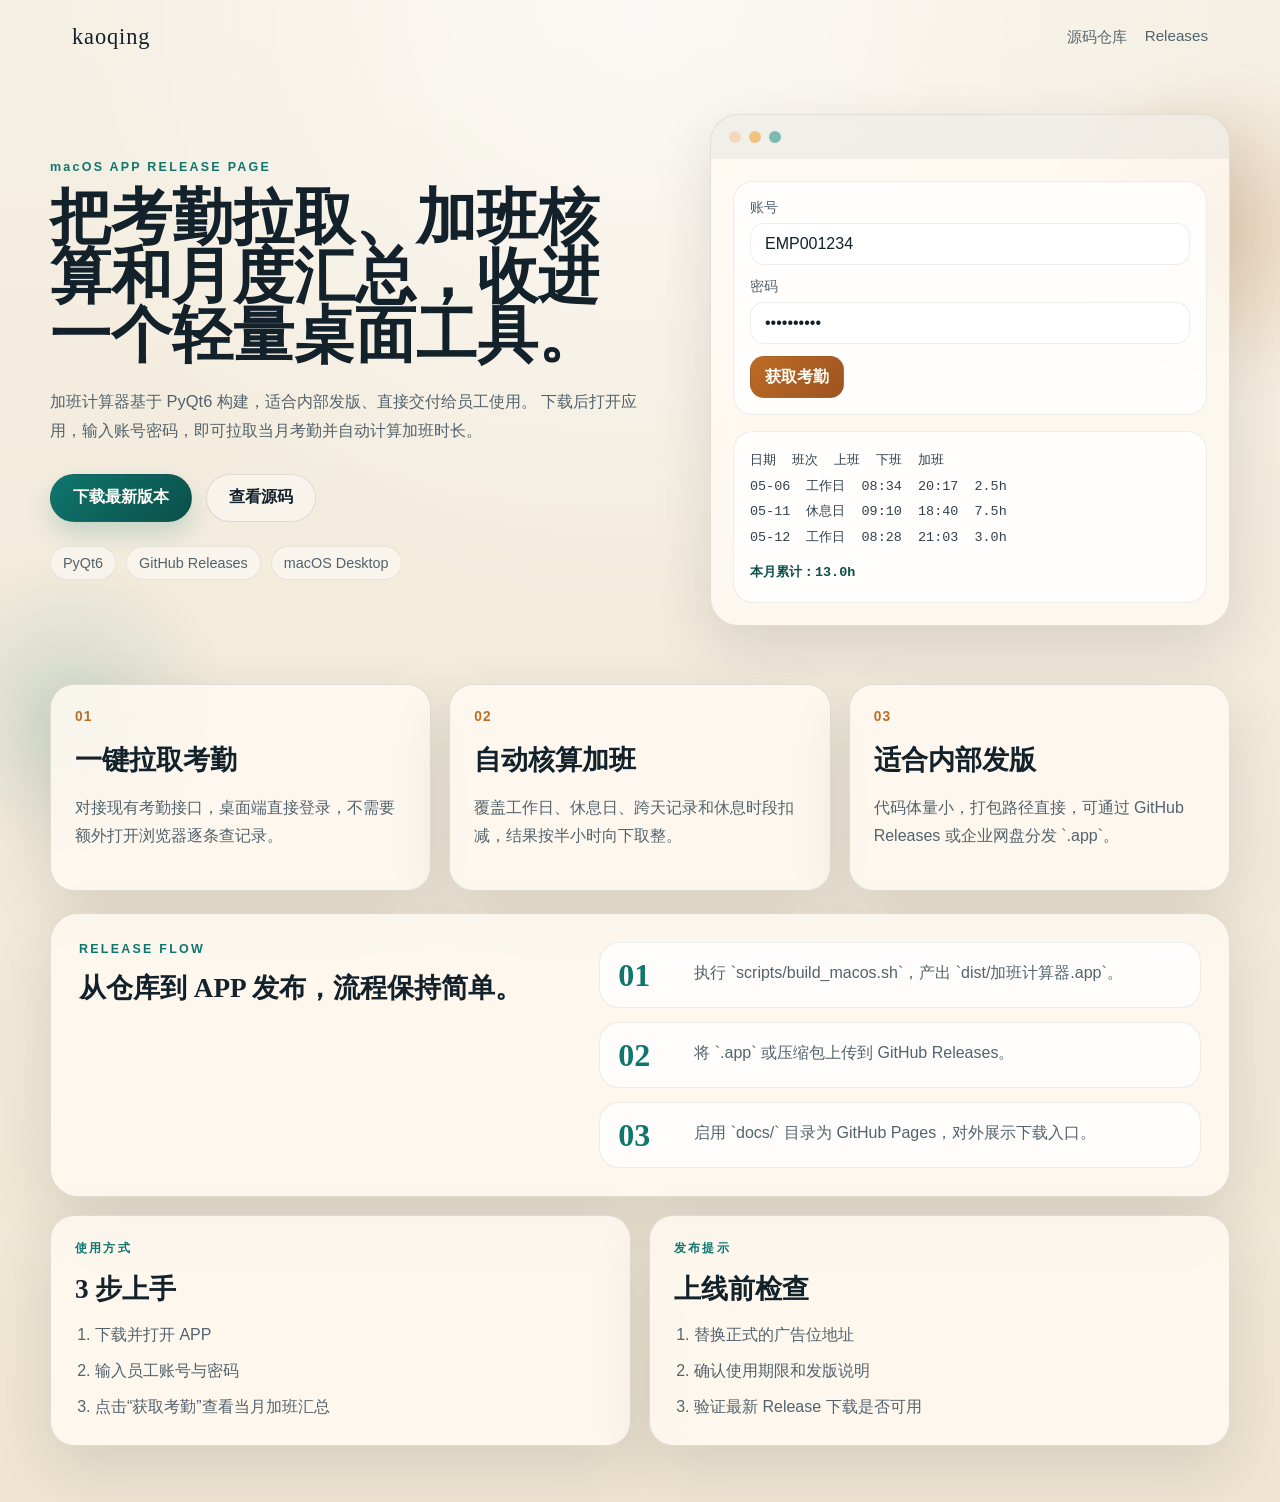
<file: docs/index.html>
<!doctype html>
<html lang="zh-CN">
  <head>
    <meta charset="utf-8">
    <meta name="viewport" content="width=device-width, initial-scale=1">
    <title>加班计算器 | macOS 桌面工具</title>
    <meta
      name="description"
      content="一个面向内部考勤场景的桌面工具，支持一键拉取考勤、自动核算加班，并通过 GitHub Releases 分发 macOS APP。"
    >
    <link rel="stylesheet" href="./styles.css">
  </head>
  <body>
    <div class="bg bg-amber"></div>
    <div class="bg bg-teal"></div>

    <header class="topbar">
      <a class="brand" href="https://github.com/dongned/kaoqing">kaoqing</a>
      <nav class="nav">
        <a href="https://github.com/dongned/kaoqing">源码仓库</a>
        <a href="https://github.com/dongned/kaoqing/releases">Releases</a>
      </nav>
    </header>

    <main class="page">
      <section class="hero">
        <div class="hero-copy">
          <p class="eyebrow">macOS APP RELEASE PAGE</p>
          <h1>把考勤拉取、加班核算和月度汇总，收进一个轻量桌面工具。</h1>
          <p class="lead">
            加班计算器基于 PyQt6 构建，适合内部发版、直接交付给员工使用。
            下载后打开应用，输入账号密码，即可拉取当月考勤并自动计算加班时长。
          </p>
          <div class="actions">
            <a class="button button-primary" href="https://github.com/dongned/kaoqing/releases/latest">
              下载最新版本
            </a>
            <a class="button button-secondary" href="https://github.com/dongned/kaoqing">
              查看源码
            </a>
          </div>
          <div class="chips">
            <span>PyQt6</span>
            <span>GitHub Releases</span>
            <span>macOS Desktop</span>
          </div>
        </div>

        <div class="hero-panel">
          <div class="window">
            <div class="window-bar">
              <span></span>
              <span></span>
              <span></span>
            </div>
            <div class="window-body">
              <div class="login-card">
                <div class="field">
                  <label>账号</label>
                  <div class="field-box">EMP001234</div>
                </div>
                <div class="field">
                  <label>密码</label>
                  <div class="field-box">••••••••••</div>
                </div>
                <div class="button-strip">
                  <span class="mini-button">获取考勤</span>
                </div>
              </div>
              <div class="result-card">
                <p>日期&nbsp;&nbsp;班次&nbsp;&nbsp;上班&nbsp;&nbsp;下班&nbsp;&nbsp;加班</p>
                <p>05-06&nbsp;&nbsp;工作日&nbsp;&nbsp;08:34&nbsp;&nbsp;20:17&nbsp;&nbsp;2.5h</p>
                <p>05-11&nbsp;&nbsp;休息日&nbsp;&nbsp;09:10&nbsp;&nbsp;18:40&nbsp;&nbsp;7.5h</p>
                <p>05-12&nbsp;&nbsp;工作日&nbsp;&nbsp;08:28&nbsp;&nbsp;21:03&nbsp;&nbsp;3.0h</p>
                <p class="total">本月累计：13.0h</p>
              </div>
            </div>
          </div>
        </div>
      </section>

      <section class="feature-grid">
        <article class="card">
          <p class="card-tag">01</p>
          <h2>一键拉取考勤</h2>
          <p>对接现有考勤接口，桌面端直接登录，不需要额外打开浏览器逐条查记录。</p>
        </article>
        <article class="card">
          <p class="card-tag">02</p>
          <h2>自动核算加班</h2>
          <p>覆盖工作日、休息日、跨天记录和休息时段扣减，结果按半小时向下取整。</p>
        </article>
        <article class="card">
          <p class="card-tag">03</p>
          <h2>适合内部发版</h2>
          <p>代码体量小，打包路径直接，可通过 GitHub Releases 或企业网盘分发 `.app`。</p>
        </article>
      </section>

      <section class="release-strip">
        <div class="release-copy">
          <p class="eyebrow">RELEASE FLOW</p>
          <h2>从仓库到 APP 发布，流程保持简单。</h2>
        </div>
        <div class="steps">
          <div class="step">
            <strong>01</strong>
            <p>执行 `scripts/build_macos.sh`，产出 `dist/加班计算器.app`。</p>
          </div>
          <div class="step">
            <strong>02</strong>
            <p>将 `.app` 或压缩包上传到 GitHub Releases。</p>
          </div>
          <div class="step">
            <strong>03</strong>
            <p>启用 `docs/` 目录为 GitHub Pages，对外展示下载入口。</p>
          </div>
        </div>
      </section>

      <section class="info-grid">
        <article class="info-card">
          <p class="eyebrow">使用方式</p>
          <h2>3 步上手</h2>
          <ol>
            <li>下载并打开 APP</li>
            <li>输入员工账号与密码</li>
            <li>点击“获取考勤”查看当月加班汇总</li>
          </ol>
        </article>
        <article class="info-card">
          <p class="eyebrow">发布提示</p>
          <h2>上线前检查</h2>
          <ol>
            <li>替换正式的广告位地址</li>
            <li>确认使用期限和发版说明</li>
            <li>验证最新 Release 下载是否可用</li>
          </ol>
        </article>
      </section>
    </main>
  </body>
</html>
</file>
<file: docs/styles.css>
:root {
  --bg: #f5efe3;
  --bg-deep: #f0e5d2;
  --ink: #12212a;
  --muted: #53636d;
  --card: rgba(255, 250, 243, 0.82);
  --line: rgba(18, 33, 42, 0.12);
  --teal: #0f766e;
  --teal-dark: #0b4f4a;
  --amber: #bc6c25;
  --amber-soft: #f3d9ba;
  --white: #fffdf8;
  --shadow: 0 22px 60px rgba(27, 36, 42, 0.12);
}

* {
  box-sizing: border-box;
}

html {
  scroll-behavior: smooth;
}

body {
  margin: 0;
  min-height: 100vh;
  font-family: "Avenir Next", "PingFang SC", "Hiragino Sans GB", "Microsoft YaHei", sans-serif;
  color: var(--ink);
  background:
    radial-gradient(circle at top, rgba(255, 255, 255, 0.65), transparent 38%),
    linear-gradient(180deg, var(--bg) 0%, var(--bg-deep) 100%);
  overflow-x: hidden;
}

a {
  color: inherit;
  text-decoration: none;
}

.bg {
  position: fixed;
  inset: auto;
  z-index: 0;
  pointer-events: none;
  filter: blur(18px);
  opacity: 0.55;
}

.bg-amber {
  top: 72px;
  right: -90px;
  width: 320px;
  height: 320px;
  border-radius: 50%;
  background: radial-gradient(circle, rgba(188, 108, 37, 0.45), transparent 70%);
}

.bg-teal {
  bottom: 40px;
  left: -80px;
  width: 300px;
  height: 300px;
  border-radius: 50%;
  background: radial-gradient(circle, rgba(15, 118, 110, 0.28), transparent 70%);
}

.topbar,
.page {
  position: relative;
  z-index: 1;
}

.topbar {
  display: flex;
  align-items: center;
  justify-content: space-between;
  gap: 24px;
  padding: 24px min(6vw, 72px);
}

.brand {
  font-family: "Iowan Old Style", "Songti SC", "STSong", serif;
  font-size: 1.4rem;
  letter-spacing: 0.04em;
}

.nav {
  display: flex;
  gap: 18px;
  color: var(--muted);
  font-size: 0.95rem;
}

.nav a:hover,
.brand:hover {
  color: var(--teal-dark);
}

.page {
  width: min(1180px, calc(100vw - 32px));
  margin: 0 auto;
  padding: 8px 0 56px;
}

.hero {
  display: grid;
  grid-template-columns: 1.05fr 0.95fr;
  gap: 36px;
  align-items: center;
  padding: 32px 0 40px;
}

.eyebrow {
  margin: 0 0 14px;
  font-size: 0.78rem;
  font-weight: 700;
  letter-spacing: 0.18em;
  color: var(--teal);
}

.hero h1,
.release-copy h2,
.info-card h2,
.card h2 {
  font-family: "Iowan Old Style", "Songti SC", "STSong", serif;
}

.hero h1 {
  margin: 0;
  font-size: clamp(2.6rem, 4.8vw, 4.8rem);
  line-height: 0.96;
  max-width: 9.5em;
}

.lead {
  max-width: 38rem;
  margin: 22px 0 0;
  font-size: 1.03rem;
  line-height: 1.8;
  color: var(--muted);
}

.actions {
  display: flex;
  flex-wrap: wrap;
  gap: 14px;
  margin-top: 28px;
}

.button {
  display: inline-flex;
  align-items: center;
  justify-content: center;
  min-height: 48px;
  padding: 0 22px;
  border-radius: 999px;
  border: 1px solid transparent;
  font-weight: 700;
  transition: transform 180ms ease, background-color 180ms ease, border-color 180ms ease;
}

.button:hover {
  transform: translateY(-1px);
}

.button-primary {
  color: var(--white);
  background: linear-gradient(135deg, var(--teal) 0%, var(--teal-dark) 100%);
  box-shadow: 0 12px 24px rgba(15, 118, 110, 0.2);
}

.button-secondary {
  border-color: var(--line);
  background: rgba(255, 255, 255, 0.45);
}

.chips {
  display: flex;
  flex-wrap: wrap;
  gap: 10px;
  margin-top: 24px;
}

.chips span {
  padding: 8px 12px;
  border: 1px solid rgba(18, 33, 42, 0.08);
  border-radius: 999px;
  background: rgba(255, 255, 255, 0.48);
  color: var(--muted);
  font-size: 0.9rem;
}

.hero-panel {
  display: flex;
  justify-content: flex-end;
}

.window,
.card,
.release-strip,
.info-card {
  border: 1px solid var(--line);
  background: var(--card);
  box-shadow: var(--shadow);
  backdrop-filter: blur(12px);
}

.window {
  width: min(100%, 520px);
  border-radius: 28px;
  overflow: hidden;
}

.window-bar {
  display: flex;
  gap: 8px;
  padding: 16px 18px;
  background: rgba(18, 33, 42, 0.05);
}

.window-bar span {
  width: 12px;
  height: 12px;
  border-radius: 50%;
  background: var(--amber-soft);
}

.window-bar span:nth-child(2) {
  background: #f1c27d;
}

.window-bar span:nth-child(3) {
  background: #7db9b3;
}

.window-body {
  padding: 22px;
}

.login-card,
.result-card {
  border-radius: 20px;
  background: rgba(255, 255, 255, 0.78);
  border: 1px solid rgba(18, 33, 42, 0.08);
}

.login-card {
  padding: 16px;
}

.field {
  margin-bottom: 12px;
}

.field label {
  display: block;
  margin-bottom: 6px;
  color: var(--muted);
  font-size: 0.9rem;
}

.field-box,
.mini-button {
  display: flex;
  align-items: center;
  min-height: 42px;
  padding: 0 14px;
  border-radius: 14px;
  background: #fff;
  border: 1px solid rgba(18, 33, 42, 0.08);
}

.button-strip {
  margin-top: 8px;
}

.mini-button {
  width: fit-content;
  color: var(--white);
  background: linear-gradient(135deg, var(--amber) 0%, #9d5321 100%);
  border-color: transparent;
  font-weight: 700;
}

.result-card {
  margin-top: 16px;
  padding: 16px;
  font-family: "SFMono-Regular", "Menlo", "Monaco", monospace;
  font-size: 0.84rem;
  line-height: 1.9;
  color: #31414b;
}

.result-card p {
  margin: 0;
}

.result-card .total {
  margin-top: 10px;
  color: var(--teal-dark);
  font-weight: 700;
}

.feature-grid,
.info-grid {
  display: grid;
  gap: 18px;
  margin-top: 18px;
}

.feature-grid {
  grid-template-columns: repeat(3, minmax(0, 1fr));
}

.card {
  padding: 24px;
  border-radius: 24px;
}

.card-tag {
  margin: 0 0 18px;
  color: var(--amber);
  font-size: 0.86rem;
  font-weight: 700;
  letter-spacing: 0.08em;
}

.card h2,
.release-copy h2,
.info-card h2 {
  margin: 0 0 12px;
  font-size: 1.7rem;
}

.card p:last-child,
.step p,
.info-card li {
  color: var(--muted);
  line-height: 1.75;
}

.release-strip {
  display: grid;
  grid-template-columns: 0.9fr 1.1fr;
  gap: 28px;
  margin-top: 22px;
  padding: 28px;
  border-radius: 28px;
}

.steps {
  display: grid;
  gap: 14px;
}

.step {
  display: grid;
  grid-template-columns: 64px 1fr;
  gap: 12px;
  align-items: start;
  padding: 16px 18px;
  border-radius: 20px;
  background: rgba(255, 255, 255, 0.75);
  border: 1px solid rgba(18, 33, 42, 0.08);
}

.step strong {
  font-family: "Iowan Old Style", "Songti SC", "STSong", serif;
  font-size: 2rem;
  line-height: 1;
  color: var(--teal);
}

.step p {
  margin: 0;
}

.info-grid {
  grid-template-columns: repeat(2, minmax(0, 1fr));
}

.info-card {
  padding: 24px;
  border-radius: 24px;
}

.info-card ol {
  margin: 14px 0 0;
  padding-left: 20px;
}

.info-card li + li {
  margin-top: 8px;
}

@media (max-width: 960px) {
  .hero,
  .release-strip,
  .feature-grid,
  .info-grid {
    grid-template-columns: 1fr;
  }

  .hero-panel {
    justify-content: stretch;
  }

  .window {
    width: 100%;
  }
}

@media (max-width: 720px) {
  .topbar {
    flex-direction: column;
    align-items: flex-start;
    padding: 20px 16px 0;
  }

  .nav {
    flex-wrap: wrap;
    gap: 12px;
  }

  .page {
    width: min(100vw - 20px, 1180px);
    padding-bottom: 32px;
  }

  .hero {
    gap: 24px;
    padding-top: 24px;
  }

  .window-body,
  .card,
  .release-strip,
  .info-card {
    padding: 18px;
  }

  .hero h1 {
    line-height: 1.02;
  }

  .step {
    grid-template-columns: 1fr;
  }
}
</file>
